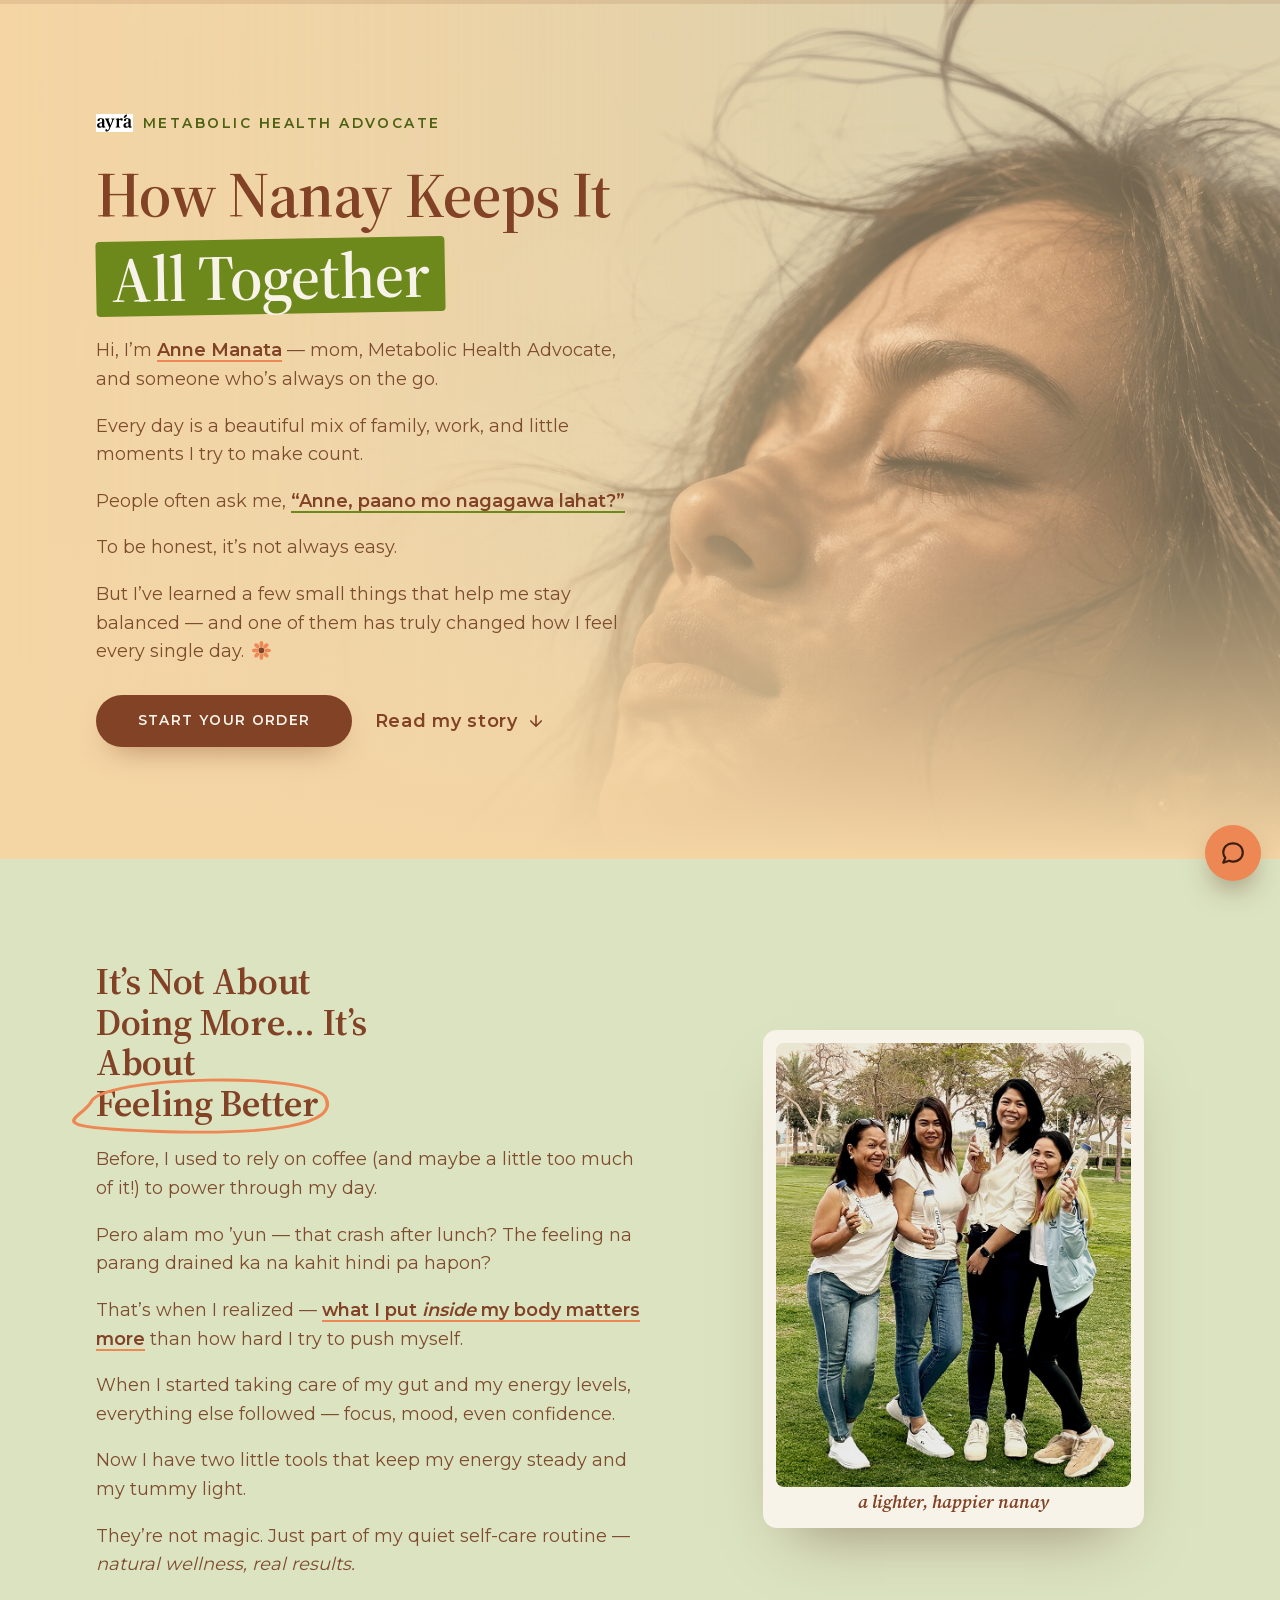
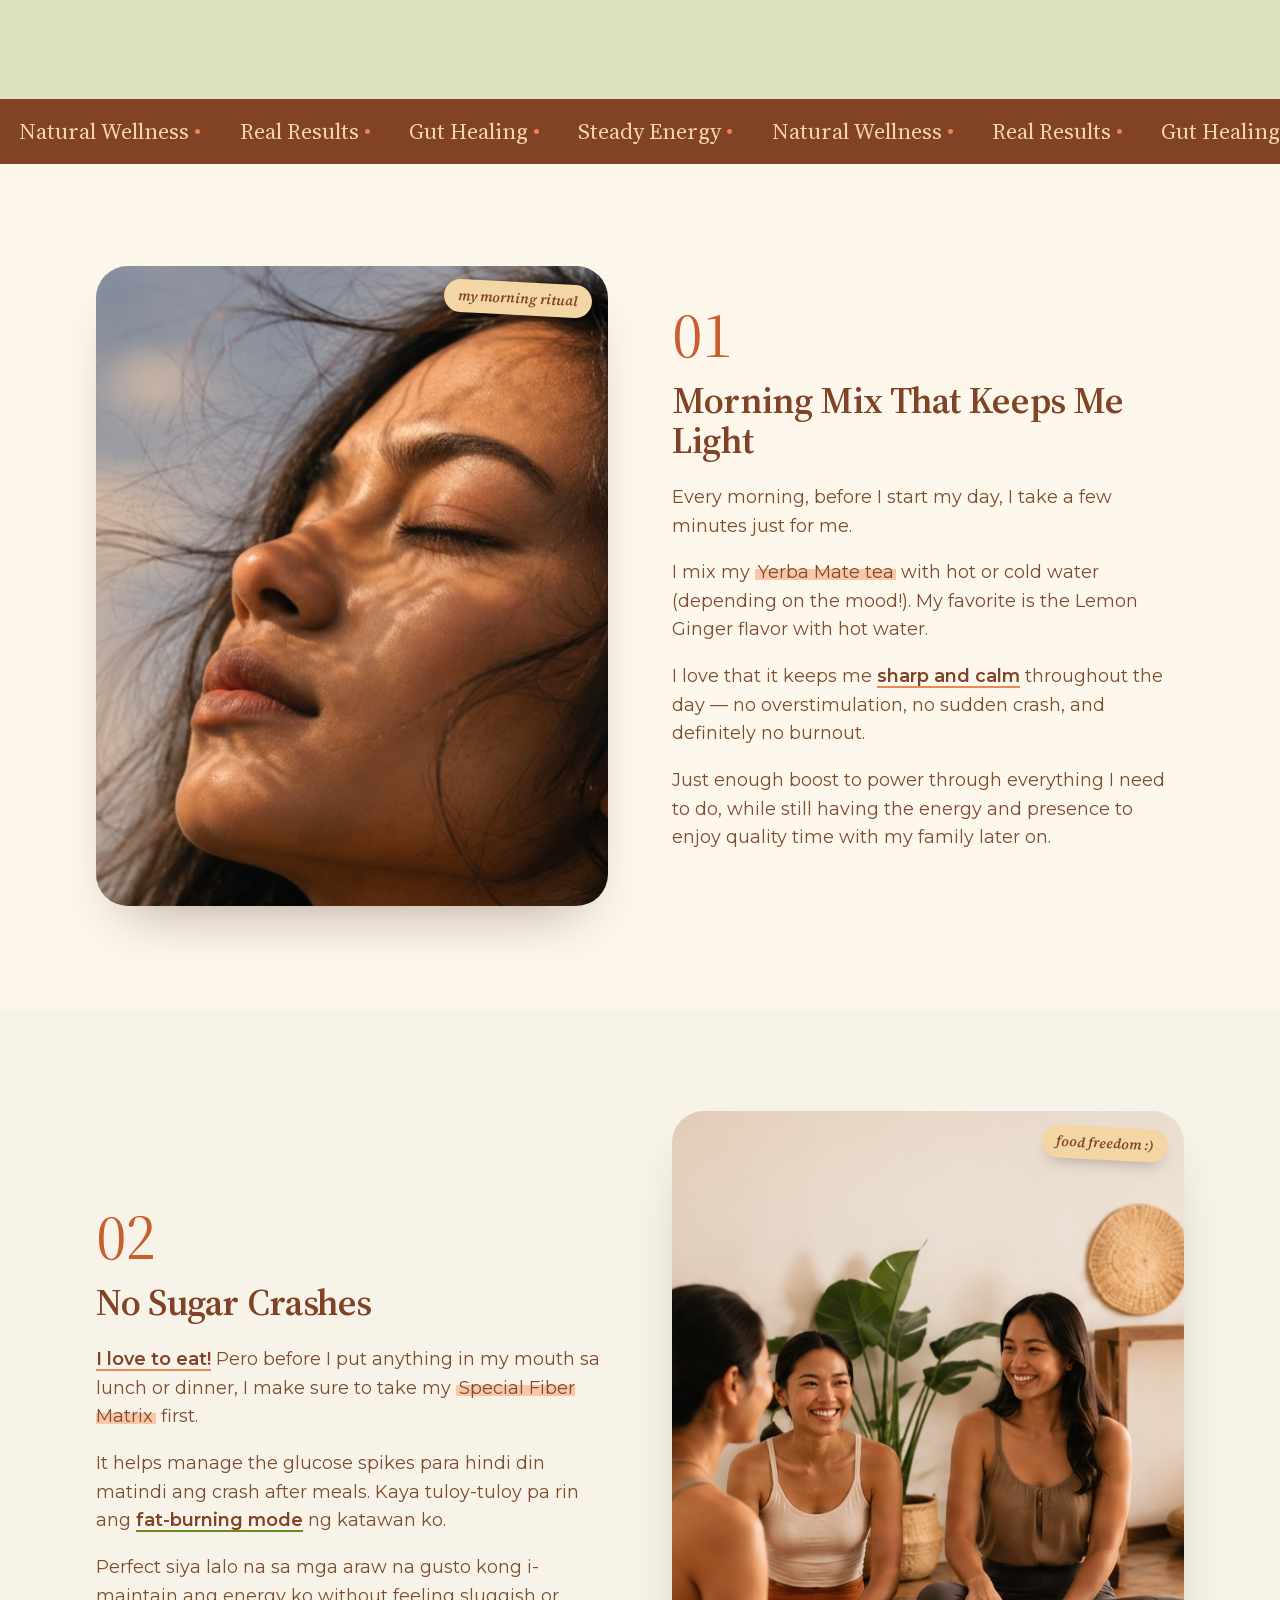
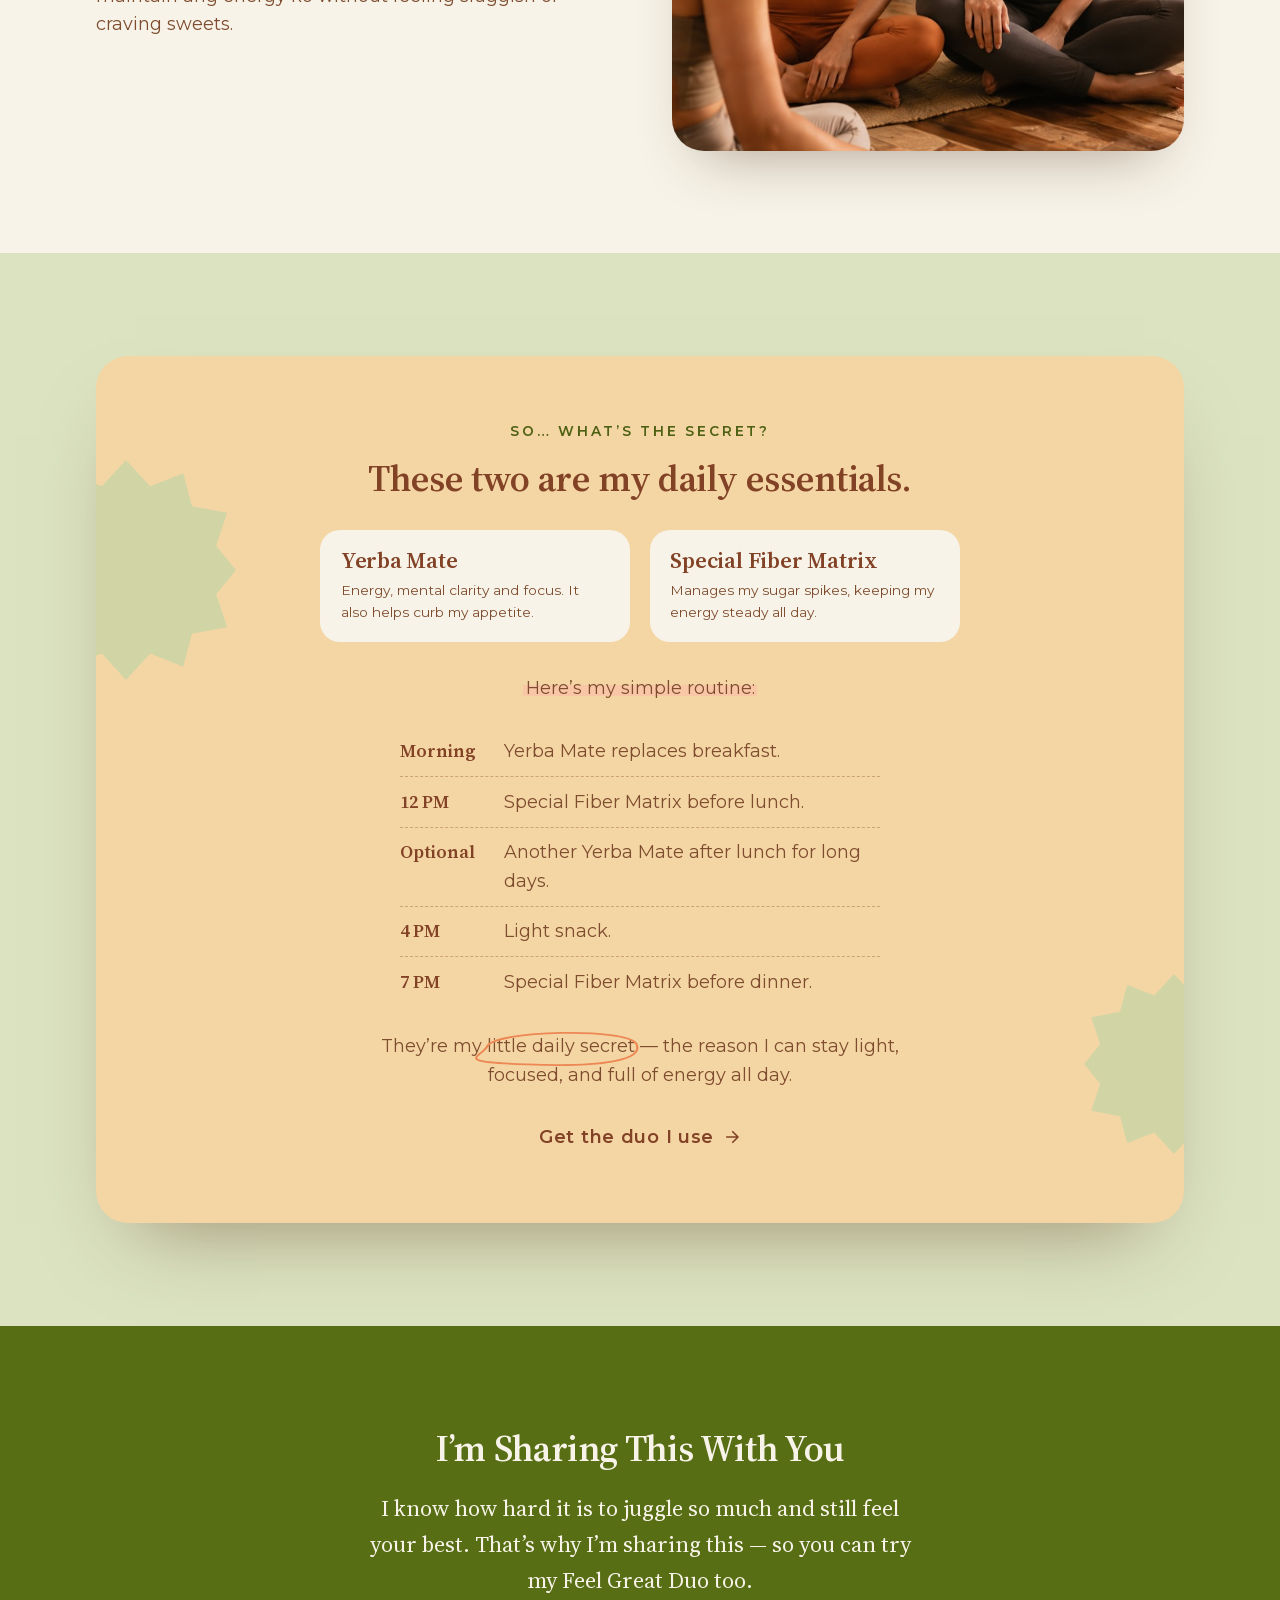
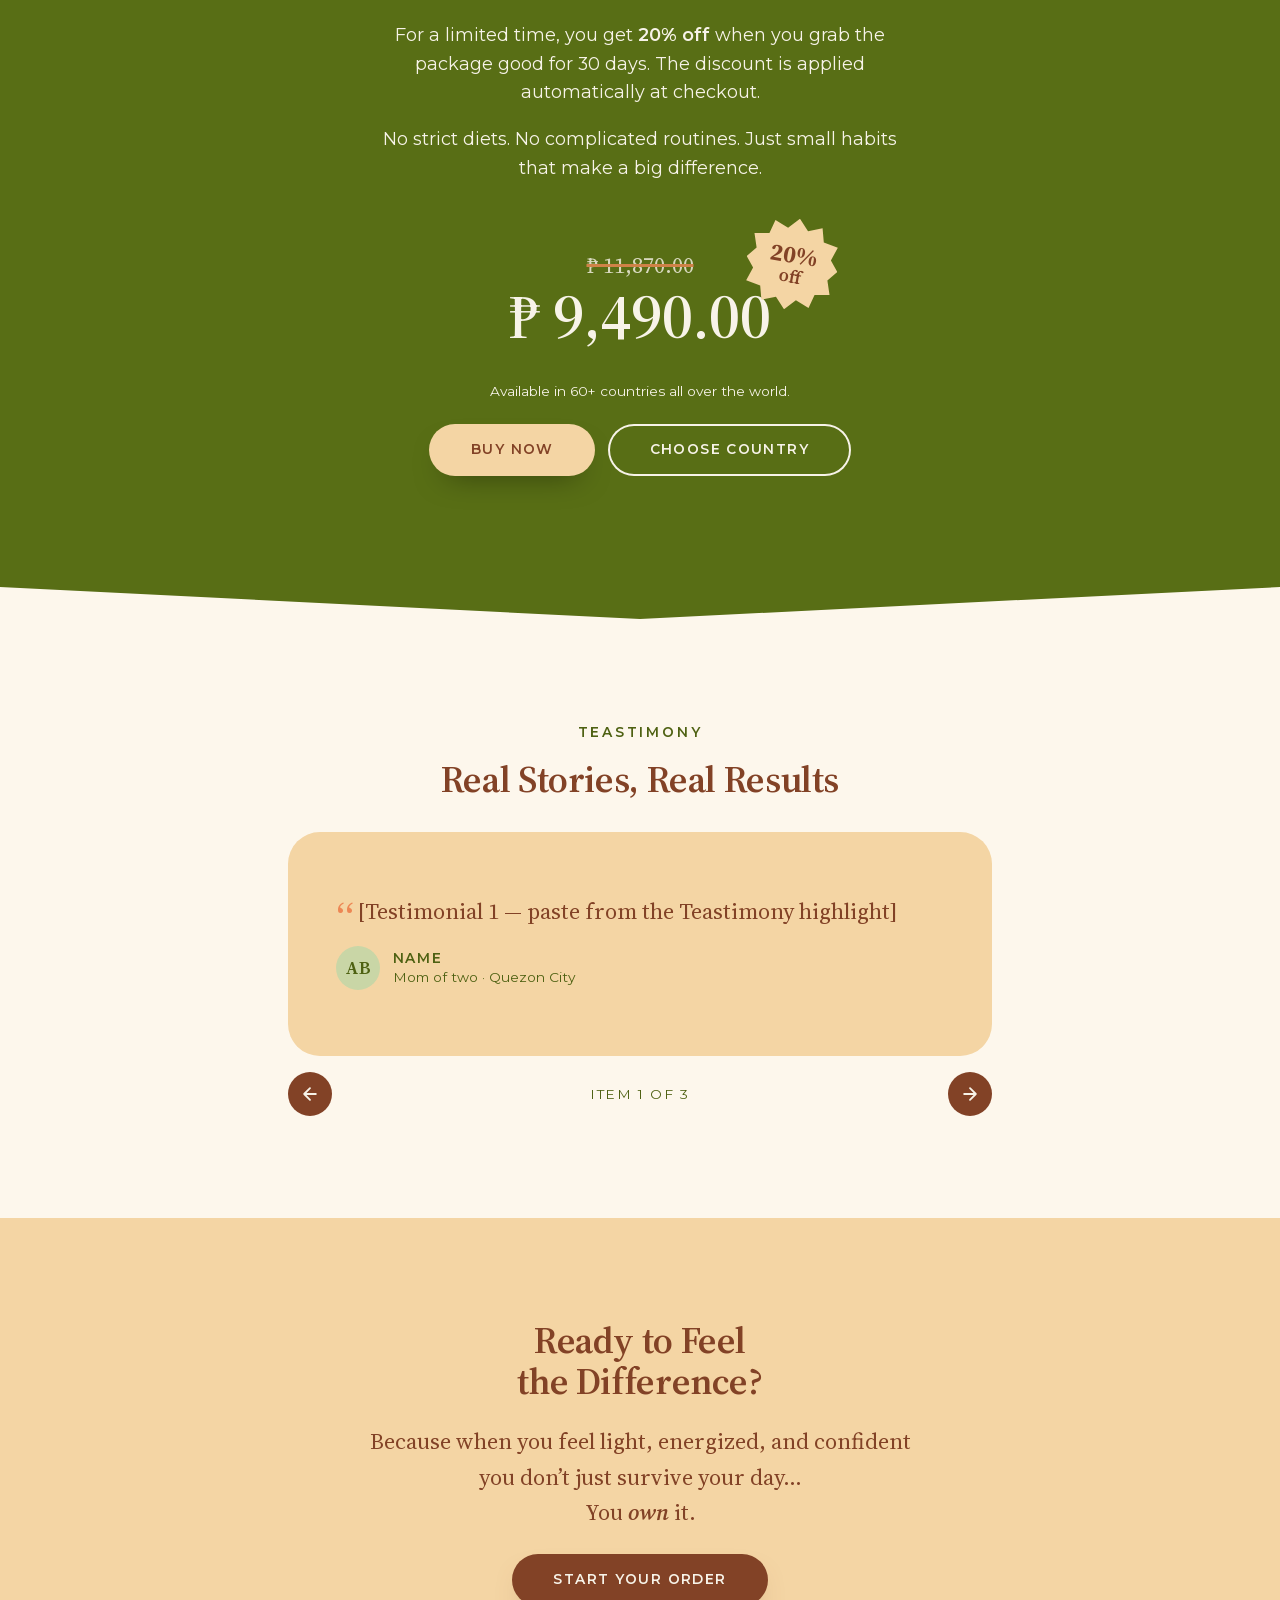
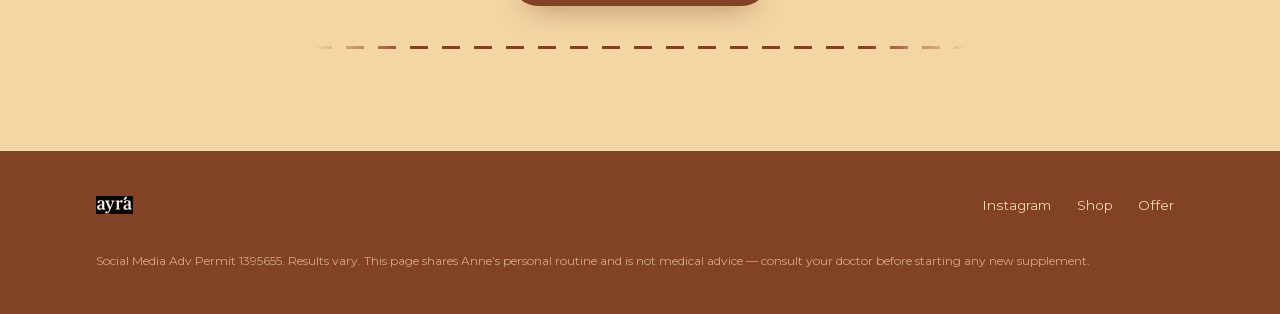
<file: anne/index.html>
<!doctype html>
<html lang="en">
<head>
<meta charset="utf-8">
<meta name="viewport" content="width=device-width, initial-scale=1">
<title>Feel Great with Anne | Natural Wellness, Real Results</title>
<meta name="description" content="How Anne Manata — mom and Metabolic Health Advocate at AYRA — stays light, focused and full of energy every day. Her simple two-step routine, shared with you.">
<meta property="og:title" content="Feel Great with Anne">
<meta property="og:description" content="Natural wellness. Real results. Anne's simple daily routine for steady energy and a lighter tummy.">
<link rel="stylesheet" href="../css/fonts.css">
<style>
/* ==========================================================================
   Feel Great with Anne — personal story / offer page

   Structure mirrors the reference (story → routine → offer → proof → CTA),
   dressed in the AYRA brand palette and type. Self-contained apart from the
   shared webfonts in ../css/fonts.css.

   PHOTOS: every <img data-swap> below is a stand-in from the main site.
   Replace with Anne's own photos (see the comment on each one).
   ========================================================================== */

:root {
  --rooted-earth:   #824226;
  --vitality-glow:  #ED8754;
  --golden-balance: #F4D5A4;
  --calm-ivory:     #F7F3E8;
  --living-green:   #6E891B;
  --green-deep:     #586E15;  /* Living Green deepened for text surfaces — ivory on it 5.2:1 */

  --ink-heading: var(--rooted-earth);
  --ink-body:    #7E4C2E;
  --ink-green:   #4E6112;
  --ink-glow:    #C85F2C;   /* large orange display text ~3.8:1 */
  --ink-dark:    #52301B;

  --cream:      #FDF7EC;
  --gold-soft:  #F7E3B9;
  --sage:       #DCE3C0;
  --sage-deep:  #C9D6A6;
  --peach:      #F5CFA0;
  --mark:       #F9C6A6;   /* highlighter */

  --font-display: "Publico Text", "Source Serif 4", "Iowan Old Style", Georgia, serif;
  --font-body:    "Gotham", "Montserrat", -apple-system, BlinkMacSystemFont, "Segoe UI", sans-serif;

  --step--1: clamp(0.78rem, 0.75rem + 0.15vw, 0.86rem);
  --step-0:  clamp(1.0rem, 0.95rem + 0.25vw, 1.12rem);
  --step-1:  clamp(1.15rem, 1.05rem + 0.45vw, 1.4rem);
  --step-2:  clamp(1.6rem, 1.3rem + 1.3vw, 2.4rem);
  --step-3:  clamp(2.3rem, 1.6rem + 3vw, 4.4rem);

  --r-md: 20px;
  --r-lg: 32px;
  --r-pill: 999px;
  --ease-out: cubic-bezier(0.22, 0.61, 0.36, 1);
  --dur: 280ms;
  --measure: 34rem;
}

*, *::before, *::after { box-sizing: border-box; }
html { scroll-behavior: smooth; -webkit-text-size-adjust: 100%; color-scheme: light; }
@media (prefers-reduced-motion: reduce) { html { scroll-behavior: auto; } *, *::before, *::after { transition-duration: 0.01ms !important; animation-duration: 0.01ms !important; } }
body {
  margin: 0;
  background: var(--calm-ivory);
  color: var(--ink-body);
  font-family: var(--font-body);
  font-size: var(--step-0);
  line-height: 1.6;
  overflow-x: hidden;
}
img { max-width: 100%; height: auto; display: block; }
a { color: inherit; }
h1, h2, h3 { font-family: var(--font-display); font-weight: 600; color: var(--ink-heading); line-height: 1.08; margin: 0 0 0.6em; letter-spacing: -0.01em; }
h1 { font-size: var(--step-3); }
h2 { font-size: var(--step-2); }
h3 { font-size: var(--step-1); }
p  { margin: 0 0 1em; max-width: var(--measure); }
em { font-style: italic; }

.wrap { width: min(100% - 2.5rem, 68rem); margin-inline: auto; }
.section { padding-block: clamp(3.5rem, 8vw, 7rem); position: relative; }

/* text accents ------------------------------------------------------------ */
.mark {
  background: linear-gradient(transparent 38%, var(--mark) 38%, var(--mark) 92%, transparent 92%);
  padding-inline: 0.15em;
  border-radius: 2px;
}
.mark--green { background-image: linear-gradient(transparent 38%, var(--sage-deep) 38%, var(--sage-deep) 92%, transparent 92%); }
.ul { text-decoration: underline; text-decoration-thickness: 2px; text-underline-offset: 0.2em; text-decoration-color: var(--vitality-glow); font-weight: 600; color: var(--ink-heading); }
.ul--green { text-decoration-color: var(--living-green); }
.circle {
  position: relative; display: inline-block; white-space: nowrap;
}
.circle svg {
  position: absolute; inset: -0.35em -0.55em; width: calc(100% + 1.1em); height: calc(100% + 0.7em);
  pointer-events: none; overflow: visible;
}
.circle svg path { fill: none; stroke: var(--vitality-glow); stroke-width: 2.6; stroke-linecap: round; }

.eyebrow {
  font-size: var(--step--1); letter-spacing: 0.2em; text-transform: uppercase; font-weight: 600;
  color: var(--ink-green); margin-bottom: 1rem;
}

/* focus + skip link ------------------------------------------------------- */
:focus-visible { outline: 3px solid var(--vitality-glow); outline-offset: 3px; border-radius: 4px; }
.skip { position: absolute; left: 1rem; top: -4rem; z-index: 100; background: var(--rooted-earth); color: var(--calm-ivory); padding: .7rem 1.2rem; border-radius: var(--r-pill); text-decoration: none; font-weight: 600; transition: top var(--dur) var(--ease-out); }
.skip:focus { top: 1rem; }

/* reading progress (storytelling pattern) ---------------------------------- */
.progress { position: fixed; inset: 0 0 auto 0; height: 4px; z-index: 60; background: rgba(130,66,38,.12); pointer-events: none; }
.progress i { display: block; height: 100%; width: 100%; background: var(--vitality-glow); transform: scaleX(0); transform-origin: left; }

/* buttons ----------------------------------------------------------------- */
.btn {
  display: inline-flex; align-items: center; justify-content: center; gap: 0.6em;
  min-height: 52px; padding: 0.9rem 2.6rem; border: 0; border-radius: var(--r-pill);
  font-family: var(--font-body); font-size: var(--step--1); font-weight: 600; letter-spacing: 0.1em; text-transform: uppercase;
  line-height: 1; cursor: pointer; text-decoration: none; touch-action: manipulation; -webkit-tap-highlight-color: transparent;
  transition: transform var(--dur) var(--ease-out), box-shadow var(--dur) var(--ease-out), background-color var(--dur) var(--ease-out);
}
.btn--earth { background: var(--rooted-earth); color: var(--calm-ivory); box-shadow: 0 14px 30px -16px rgba(130,66,38,.7); }
.btn--glow  { background: var(--vitality-glow); color: #3d1f10; box-shadow: 0 14px 30px -16px rgba(237,135,84,.8); }
.btn--ghost { background: transparent; color: var(--ink-heading); box-shadow: inset 0 0 0 2px var(--rooted-earth); }
.btn--gold  { background: var(--golden-balance); color: var(--ink-heading); box-shadow: 0 14px 30px -16px rgba(0,0,0,.5); }
.btn:hover  { transform: translateY(-2px); box-shadow: 0 18px 34px -16px rgba(130,66,38,.6); }
.btn:active { transform: translateY(0) scale(.98); }
.link-more { display: inline-flex; align-items: center; gap: .5em; min-height: 44px; font-weight: 600; color: var(--ink-heading); text-decoration: none; letter-spacing: .04em; }
.link-more svg { width: 18px; height: 18px; transition: transform var(--dur) var(--ease-out); }
.link-more:hover svg { transform: translateX(4px); }

/* ==========================================================================
   1. Hero
   ========================================================================== */
.hero {
  position: relative; min-height: 92svh; display: grid; align-items: center;
  background: var(--golden-balance); overflow: hidden; isolation: isolate;
}
.hero__photo {
  position: absolute; inset: 0; z-index: -1;
}
.hero__photo img {
  width: 100%; height: 100%; object-fit: cover; object-position: 75% 30%;
  filter: saturate(.75) contrast(.95); opacity: .55;
  mask-image: linear-gradient(90deg, transparent 0%, rgba(0,0,0,.35) 35%, #000 70%);
  -webkit-mask-image: linear-gradient(90deg, transparent 0%, rgba(0,0,0,.35) 35%, #000 70%);
}
.hero__photo::after {
  content: ""; position: absolute; inset: 0;
  background: linear-gradient(180deg, rgba(244,213,164,0) 60%, var(--golden-balance) 100%);
}
.hero__inner { padding-block: clamp(4rem, 10vw, 7rem); max-width: 40rem; }
.hero h1 { margin-bottom: 1.4rem; }
.hero h1 .band {
  display: inline-block; background: var(--living-green); color: var(--calm-ivory);
  padding: 0.05em 0.25em; margin-top: 0.15em; transform: rotate(-1deg); border-radius: 4px;
}
.hero p { font-size: var(--step-0); }
.hero .flower { display: inline-block; width: 1.05em; height: 1.05em; vertical-align: -0.15em; margin-left: .15em; }
.hero__cta { display: flex; flex-wrap: wrap; gap: .8rem 1.4rem; align-items: center; margin-top: 1.8rem; }

.brand-tag {
  display: inline-flex; align-items: center; gap: .6rem; margin-bottom: 1.6rem;
  font-size: var(--step--1); letter-spacing: .18em; text-transform: uppercase; font-weight: 600; color: var(--ink-green);
}
.brand-tag img { height: 1.1rem; width: auto; }

/* ==========================================================================
   2. Story — green panel
   ========================================================================== */
.story { background: var(--sage); }
.story .grid { display: grid; gap: clamp(2rem, 5vw, 5rem); grid-template-columns: 1.1fr 0.9fr; align-items: center; }
.story h2 { max-width: 16ch; }
.polaroid {
  background: var(--calm-ivory); padding: .8rem .8rem 2.6rem; border-radius: 14px;
  box-shadow: 0 30px 60px -30px rgba(82,48,27,.5); transform: rotate(2deg);
  position: relative;
}
.polaroid img { border-radius: 8px; aspect-ratio: 4/5; object-fit: cover; }
.polaroid figcaption { position: absolute; left: 0; right: 0; bottom: .7rem; text-align: center; font-family: var(--font-display); font-style: italic; color: var(--ink-heading); font-size: var(--step-0); }

/* ==========================================================================
   3. Marquee
   ========================================================================== */
.marquee { background: var(--rooted-earth); color: var(--golden-balance); overflow: hidden; padding: .9rem 0; font-family: var(--font-display); font-size: var(--step-1); }
.marquee__track { display: flex; gap: 0; width: max-content; animation: marquee 28s linear infinite; }
.marquee__track span { padding-inline: 1.2rem; white-space: nowrap; }
.marquee__track i { color: var(--vitality-glow); font-style: normal; }
@keyframes marquee { to { transform: translateX(-50%); } }
@media (prefers-reduced-motion: reduce) { .marquee__track { animation: none; } }

/* ==========================================================================
   4. Two habit sections
   ========================================================================== */
.habit { background: var(--cream); }
.habit + .habit { background: var(--calm-ivory); }
.habit .grid { display: grid; gap: clamp(2rem, 5vw, 5rem); grid-template-columns: 1fr 1fr; align-items: center; }
.habit .grid--flip .photo { order: 2; }
.photo { border-radius: var(--r-lg); overflow: hidden; box-shadow: 0 30px 60px -30px rgba(82,48,27,.45); position: relative; }
.photo img { aspect-ratio: 4/5; object-fit: cover; width: 100%; }
.photo .sticker {
  position: absolute; right: 1rem; top: 1rem; background: var(--golden-balance); color: var(--ink-heading);
  font-family: var(--font-display); font-style: italic; padding: .35rem .9rem; border-radius: var(--r-pill);
  font-size: var(--step--1); transform: rotate(3deg); box-shadow: 0 8px 16px -8px rgba(0,0,0,.3);
}
.habit .num {
  font-family: var(--font-display); color: var(--ink-glow); font-size: var(--step-3); line-height: 1; margin-bottom: .2em;
}

/* ==========================================================================
   5. Routine card
   ========================================================================== */
.routine { background: var(--sage); }
.routine__card {
  background: var(--golden-balance); border-radius: var(--r-lg); padding: clamp(2rem, 5vw, 4rem);
  position: relative; overflow: hidden; text-align: center;
  box-shadow: 0 40px 80px -40px rgba(82,48,27,.5);
}
.routine__card > * { position: relative; }
.routine__card p { margin-inline: auto; }
.burst {
  position: absolute; width: 220px; height: 220px; background: var(--sage-deep); opacity: .8;
  clip-path: polygon(50% 0%,61% 12%,76% 6%,80% 21%,96% 24%,91% 39%,100% 50%,91% 61%,96% 76%,80% 79%,76% 94%,61% 88%,50% 100%,39% 88%,24% 94%,20% 79%,4% 76%,9% 61%,0% 50%,9% 39%,4% 24%,20% 21%,24% 6%,39% 12%);
}
.burst--l { left: -80px; top: 12%; }
.burst--r { right: -80px; bottom: 8%; width: 180px; height: 180px; }
.duo { display: grid; grid-template-columns: 1fr 1fr; gap: 1.2rem; margin: 2rem auto; max-width: 40rem; text-align: left; }
.duo__item { background: var(--calm-ivory); border-radius: var(--r-md); padding: 1.2rem 1.3rem; }
.duo__item h3 { margin-bottom: .3em; }
.duo__item p { font-size: var(--step--1); margin: 0; line-height: 1.55; }
.timeline { list-style: none; padding: 0; margin: 1.5rem auto 0; max-width: 30rem; text-align: left; }
.timeline li { display: grid; grid-template-columns: 5.5rem 1fr; gap: 1rem; padding: .65rem 0; border-bottom: 1px dashed rgba(130,66,38,.35); }
.timeline li:last-child { border-bottom: 0; }
.timeline b { font-family: var(--font-display); color: var(--ink-heading); font-weight: 600; }
.routine__cta { margin-top: 1.6rem; }

/* ==========================================================================
   6. Offer
   ========================================================================== */
.offer { background: var(--green-deep); color: var(--calm-ivory); text-align: center; }
.offer h2, .offer h3 { color: var(--calm-ivory); }
.offer p { margin-inline: auto; color: var(--calm-ivory); }
.offer .lead { font-size: var(--step-1); font-family: var(--font-display); }
.price { position: relative; display: inline-block; margin: 1.5rem auto .5rem; padding: 1.5rem 3rem; }
.price__was { font-family: var(--font-display); font-size: var(--step-1); text-decoration: line-through; text-decoration-color: var(--vitality-glow); text-decoration-thickness: 3px; opacity: .8; }
.price__now { font-family: var(--font-display); font-size: var(--step-3); line-height: 1; font-weight: 600; }
.price__badge {
  position: absolute; right: -1.2rem; top: -.4rem; width: 92px; height: 92px; display: grid; place-items: center;
  background: var(--golden-balance); color: var(--ink-heading); font-family: var(--font-display); font-weight: 600; line-height: .95;
  transform: rotate(10deg);
  clip-path: polygon(50% 0%,61% 12%,76% 6%,80% 21%,96% 24%,91% 39%,100% 50%,91% 61%,96% 76%,80% 79%,76% 94%,61% 88%,50% 100%,39% 88%,24% 94%,20% 79%,4% 76%,9% 61%,0% 50%,9% 39%,4% 24%,20% 21%,24% 6%,39% 12%);
}
.price__badge b { font-size: 1.5rem; display: block; }
.offer .fine { font-size: var(--step--1); }
.cta-row { display: flex; gap: .8rem; justify-content: center; flex-wrap: wrap; margin-top: 1.4rem; }
.offer .btn--ghost { color: var(--calm-ivory); box-shadow: inset 0 0 0 2px var(--calm-ivory); }
.offer .btn--ghost:hover { background: rgba(255,255,255,.1); }

/* wavy divider between offer and proof */
.wave { display: block; width: 100%; height: 40px; }

/* ==========================================================================
   7. Proof — carousel
   ========================================================================== */
.proof { background: var(--cream); }
.proof h2 { text-align: center; }
.carousel { position: relative; max-width: 44rem; margin: 2rem auto 0; }
.carousel__viewport { overflow: hidden; border-radius: var(--r-lg); }
.carousel__track { display: flex; transition: transform 480ms var(--ease-out); }
.slide { flex: 0 0 100%; padding: clamp(1.5rem, 4vw, 3rem); background: var(--golden-balance); min-height: 14rem; display: grid; align-content: center; }
.slide blockquote { margin: 0; font-family: var(--font-display); font-size: var(--step-1); color: var(--ink-heading); line-height: 1.35; }
.slide__who { display: flex; align-items: center; gap: .8rem; margin-top: 1.2rem; }
.avatar { width: 44px; height: 44px; border-radius: 50%; background: var(--sage-deep); color: var(--ink-green); display: grid; place-items: center; font-family: var(--font-display); font-weight: 600; flex: none; overflow: hidden; }
.avatar img { width: 100%; height: 100%; object-fit: cover; }
.slide blockquote::before { content: "“"; color: var(--vitality-glow); font-size: 2em; line-height: 0; vertical-align: -0.35em; margin-right: .1em; }
.slide cite { display: block; font-style: normal; font-size: var(--step--1); line-height: 1.4; color: var(--ink-green); }
.slide cite b { display: block; letter-spacing: .12em; text-transform: uppercase; font-weight: 600; }
.carousel__nav { display: flex; justify-content: space-between; align-items: center; margin-top: 1rem; }
.carousel__btn { width: 44px; height: 44px; border-radius: 50%; border: 0; background: var(--rooted-earth); color: var(--calm-ivory); font-size: 1.2rem; cursor: pointer; display: grid; place-items: center; }
.carousel__btn:hover { background: var(--ink-dark); }
.carousel__btn svg { width: 20px; height: 20px; }
.carousel__count { font-size: var(--step--1); letter-spacing: .12em; text-transform: uppercase; color: var(--ink-green); }

/* ==========================================================================
   8. Final CTA + footer
   ========================================================================== */
.final { background: var(--golden-balance); text-align: center; }
.final p { margin-inline: auto; }
.final .lead { font-family: var(--font-display); font-size: var(--step-1); color: var(--ink-heading); }
.dashes { height: 10px; background: repeating-linear-gradient(90deg, var(--rooted-earth) 0 18px, transparent 18px 32px); mask-image: linear-gradient(90deg, transparent, #000 15%, #000 85%, transparent); -webkit-mask-image: linear-gradient(90deg, transparent, #000 15%, #000 85%, transparent); height: 3px; width: 60%; margin: 2.5rem auto 0; }

footer { background: var(--rooted-earth); color: var(--golden-balance); padding: 2rem 0; font-size: var(--step--1); }
footer .wrap { display: flex; flex-wrap: wrap; gap: 1rem; justify-content: space-between; align-items: center; }
footer a { color: var(--golden-balance); text-decoration: none; }
footer a:hover { color: var(--vitality-glow); }
footer img { height: 1.1rem; width: auto; opacity: .9; }
.footer__links { display: flex; gap: .4rem; }
.footer__links a { display: inline-flex; align-items: center; min-height: 44px; padding: 0 .6rem; }
.disclaimer { width: 100%; opacity: .7; font-size: .75rem; margin-top: .5rem; max-width: none; }

/* sticky offer bar (shows after the hero, hides while the offer is on screen) */
.bar {
  position: fixed; left: 0; right: 0; bottom: 0; z-index: 55;
  display: flex; align-items: center; justify-content: space-between; gap: 1rem;
  padding: .7rem max(1rem, env(safe-area-inset-right)) calc(.7rem + env(safe-area-inset-bottom)) max(1rem, env(safe-area-inset-left));
  background: var(--calm-ivory); border-top: 1px solid rgba(130,66,38,.18);
  box-shadow: 0 -12px 30px -18px rgba(82,48,27,.4);
  transform: translateY(110%); transition: transform 320ms var(--ease-out);
}
.bar.is-on { transform: none; }
.bar__price { display: flex; flex-direction: column; line-height: 1.15; }
.bar__price b { font-family: var(--font-display); font-size: var(--step-1); color: var(--ink-heading); }
.bar__price small { font-size: var(--step--1); color: var(--ink-green); font-weight: 600; letter-spacing: .06em; }
.bar .btn { min-height: 48px; padding-inline: 1.8rem; }
@media (min-width: 861px) { .bar { display: none; } }
body.has-bar .chat { bottom: calc(5.6rem + env(safe-area-inset-bottom)); }

/* floating chat bubble --------------------------------------------------- */
.chat {
  position: fixed; right: 1.2rem; bottom: calc(1.2rem + env(safe-area-inset-bottom)); z-index: 50; transition: bottom 320ms var(--ease-out), transform var(--dur) var(--ease-out);
  width: 56px; height: 56px; border-radius: 50%; background: var(--vitality-glow); color: #3d1f10;
  display: grid; place-items: center; text-decoration: none;
  box-shadow: 0 14px 30px -10px rgba(82,48,27,.6);
  transition: transform var(--dur) var(--ease-out);
}
.chat:hover { transform: translateY(-3px) scale(1.04); }
.chat:active { transform: scale(.96); }
.chat svg { width: 26px; height: 26px; }

/* reveal on scroll -------------------------------------------------------- */
.reveal { opacity: 0; transform: translateY(18px); transition: opacity 700ms var(--ease-out), transform 700ms var(--ease-out); }
.reveal.is-in { opacity: 1; transform: none; }
@media (prefers-reduced-motion: reduce) { .reveal { opacity: 1; transform: none; transition: none; } }

/* responsive ------------------------------------------------------------- */
@media (max-width: 860px) {
  .story .grid, .habit .grid { grid-template-columns: 1fr; }
  .habit .grid--flip .photo { order: 0; }
  .polaroid { max-width: 22rem; margin-inline: auto; }
  .photo img { aspect-ratio: 4/3; }
  .duo { grid-template-columns: 1fr; }
  .hero__photo img { mask-image: linear-gradient(180deg, transparent 0%, rgba(0,0,0,.6) 40%, #000 100%); -webkit-mask-image: linear-gradient(180deg, transparent 0%, rgba(0,0,0,.6) 40%, #000 100%); object-position: 60% 20%; opacity: .35; }
  .price__badge { right: -.5rem; width: 78px; height: 78px; }
  .price__badge b { font-size: 1.2rem; }
}
</style>
</head>
<body>
<a class="skip" href="#main">Skip to content</a>
<div class="progress" aria-hidden="true"><i id="progress"></i></div>

<!-- ======================================================================
     1. HERO
     ====================================================================== -->
<header class="hero" id="hero">
  <div class="hero__photo" aria-hidden="true">
    <!-- PHOTO: swap for a candid of Anne (mid-motion, smiling — like the reference). Landscape or square, ≥1600px wide. -->
    <img data-swap src="../assets/img/portrait-sunlit.jpg" alt="" width="1800" height="1931" fetchpriority="high">
  </div>
  <div class="wrap">
    <div class="hero__inner">
      <div class="brand-tag"><img src="../assets/brand/AYRA_Logo_Black.svg" alt="AYRA"> Metabolic Health Advocate</div>
      <h1>How Nanay <span style="white-space:nowrap">Keeps It</span><br><span class="band">All Together</span></h1>
      <p>Hi, I’m <a class="ul" href="https://www.instagram.com/anne.manata/" target="_blank" rel="noopener">Anne Manata</a> — mom, Metabolic Health Advocate, and someone who’s always on the go.</p>
      <p>Every day is a beautiful mix of family, work, and little moments I try to make count.</p>
      <p>People often ask me, <span class="ul ul--green">“Anne, paano mo nagagawa lahat?”</span></p>
      <p>To be honest, it’s not always easy.</p>
      <p>But I’ve learned a few small things that help me stay balanced — and one of them has truly changed how I feel every single day. <svg class="flower" viewBox="0 0 24 24" aria-hidden="true"><g fill="#ED8754"><ellipse cx="12" cy="4" rx="2.4" ry="4"/><ellipse cx="12" cy="20" rx="2.4" ry="4"/><ellipse cx="4" cy="12" rx="4" ry="2.4"/><ellipse cx="20" cy="12" rx="4" ry="2.4"/><ellipse cx="6.3" cy="6.3" rx="2.4" ry="4" transform="rotate(-45 6.3 6.3)"/><ellipse cx="17.7" cy="17.7" rx="2.4" ry="4" transform="rotate(-45 17.7 17.7)"/><ellipse cx="17.7" cy="6.3" rx="2.4" ry="4" transform="rotate(45 17.7 6.3)"/><ellipse cx="6.3" cy="17.7" rx="2.4" ry="4" transform="rotate(45 6.3 17.7)"/></g><circle cx="12" cy="12" r="3.6" fill="#824226"/></svg></p>
      <div class="hero__cta">
        <a class="btn btn--earth" href="#offer">Start Your Order</a>
        <a class="link-more" href="#story">Read my story <svg viewBox="0 0 24 24" fill="none" stroke="currentColor" stroke-width="2.2" stroke-linecap="round" stroke-linejoin="round" aria-hidden="true"><path d="M12 5v14M5 12l7 7 7-7"/></svg></a>
      </div>
    </div>
  </div>
</header>

<!-- ======================================================================
     2. STORY
     ====================================================================== -->
<main id="main">
<section class="section story" id="story">
  <div class="wrap grid">
    <div class="reveal">
      <h2>It’s Not About Doing More… It’s About <span class="circle">Feeling Better<svg viewBox="0 0 200 60" preserveAspectRatio="none"><path d="M12 30 C 20 6, 180 2, 190 26 S 150 60, 60 56 S 4 46, 12 30"/></svg></span></h2>
      <p>Before, I used to rely on coffee (and maybe a little too much of it!) to power through my day.</p>
      <p>Pero alam mo ’yun — that crash after lunch? The feeling na parang drained ka na kahit hindi pa hapon?</p>
      <p>That’s when I realized — <span class="ul">what I put <em>inside</em> my body matters more</span> than how hard I try to push myself.</p>
      <p>When I started taking care of my gut and my energy levels, everything else followed — focus, mood, even confidence.</p>
      <p>Now I have two little tools that keep my energy steady and my tummy light.</p>
      <p>They’re not magic. Just part of my quiet self-care routine — <em>natural wellness, real results.</em></p>
    </div>
    <figure class="polaroid reveal">
      <!-- PHOTO: Anne, relaxed portrait (park, home, or with her tea). Portrait 4:5. -->
      <img data-swap src="../assets/img/community-park.jpg" alt="Anne, relaxed and smiling outdoors" width="798" height="1409" loading="lazy" decoding="async">
      <figcaption>a lighter, happier nanay</figcaption>
    </figure>
  </div>
</section>

<!-- ======================================================================
     3. MARQUEE
     ====================================================================== -->
<div class="marquee" aria-hidden="true">
  <div class="marquee__track">
    <span>Natural Wellness <i>•</i></span><span>Real Results <i>•</i></span><span>Gut Healing <i>•</i></span><span>Steady Energy <i>•</i></span>
    <span>Natural Wellness <i>•</i></span><span>Real Results <i>•</i></span><span>Gut Healing <i>•</i></span><span>Steady Energy <i>•</i></span>
    <span>Natural Wellness <i>•</i></span><span>Real Results <i>•</i></span><span>Gut Healing <i>•</i></span><span>Steady Energy <i>•</i></span>
    <span>Natural Wellness <i>•</i></span><span>Real Results <i>•</i></span><span>Gut Healing <i>•</i></span><span>Steady Energy <i>•</i></span>
  </div>
</div>

<!-- ======================================================================
     4. HABIT 1 — Yerba Mate
     ====================================================================== -->
<section class="section habit">
  <div class="wrap grid">
    <div class="photo reveal">
      <!-- PHOTO: Anne holding her tea / mixing Unimate in the morning. -->
      <img data-swap src="../assets/img/reset.jpg" alt="Anne with her morning yerba mate tea" width="1200" height="675" loading="lazy" decoding="async">
      <span class="sticker">my morning ritual</span>
    </div>
    <div class="reveal">
      <div class="num">01</div>
      <h2>Morning Mix That Keeps Me Light</h2>
      <p>Every morning, before I start my day, I take a few minutes just for me.</p>
      <p>I mix my <span class="mark">Yerba Mate tea</span> with hot or cold water (depending on the mood!). My favorite is the Lemon Ginger flavor with hot water.</p>
      <p>I love that it keeps me <span class="ul">sharp and calm</span> throughout the day — no overstimulation, no sudden crash, and definitely no burnout.</p>
      <p>Just enough boost to power through everything I need to do, while still having the energy and presence to enjoy quality time with my family later on.</p>
    </div>
  </div>
</section>

<!-- ======================================================================
     5. HABIT 2 — Fiber Matrix
     ====================================================================== -->
<section class="section habit">
  <div class="wrap grid grid--flip">
    <div class="photo reveal">
      <!-- PHOTO: Anne at a meal with family/friends (the "I love to eat!" shot). -->
      <img data-swap src="../assets/img/community.jpg" alt="Anne enjoying a meal with family" width="1500" height="880" loading="lazy" decoding="async">
      <span class="sticker">food freedom :)</span>
    </div>
    <div class="reveal">
      <div class="num">02</div>
      <h2>No Sugar Crashes</h2>
      <p><span class="ul">I love to eat!</span> Pero before I put anything in my mouth sa lunch or dinner, I make sure to take my <span class="mark">Special Fiber Matrix</span> first.</p>
      <p>It helps manage the glucose spikes para hindi din matindi ang crash after meals. Kaya tuloy-tuloy pa rin ang <span class="ul ul--green">fat-burning mode</span> ng katawan ko.</p>
      <p>Perfect siya lalo na sa mga araw na gusto kong i-maintain ang energy ko without feeling sluggish or craving sweets.</p>
    </div>
  </div>
</section>

<!-- ======================================================================
     6. ROUTINE
     ====================================================================== -->
<section class="section routine">
  <div class="wrap">
    <div class="routine__card reveal">
      <div class="burst burst--l" aria-hidden="true"></div>
      <div class="burst burst--r" aria-hidden="true"></div>
      <div class="eyebrow">So… what’s the secret?</div>
      <h2>These two are my daily essentials.</h2>
      <div class="duo">
        <div class="duo__item">
          <h3>Yerba Mate</h3>
          <p>Energy, mental clarity and focus. It also helps curb my appetite.</p>
        </div>
        <div class="duo__item">
          <h3>Special Fiber Matrix</h3>
          <p>Manages my sugar spikes, keeping my energy steady all day.</p>
        </div>
      </div>
      <p><span class="mark">Here’s my simple routine:</span></p>
      <ul class="timeline">
        <li><b>Morning</b><span>Yerba Mate replaces breakfast.</span></li>
        <li><b>12 PM</b><span>Special Fiber Matrix before lunch.</span></li>
        <li><b>Optional</b><span>Another Yerba Mate after lunch for long days.</span></li>
        <li><b>4 PM</b><span>Light snack.</span></li>
        <li><b>7 PM</b><span>Special Fiber Matrix before dinner.</span></li>
      </ul>
      <p style="margin-top:1.6rem">They’re my <span class="circle">little daily secret<svg viewBox="0 0 200 60" preserveAspectRatio="none"><path d="M12 30 C 20 6, 180 2, 190 26 S 150 60, 60 56 S 4 46, 12 30"/></svg></span> — the reason I can stay light, focused, and full of energy all day.</p>
      <div class="routine__cta"><a class="link-more" href="#offer">Get the duo I use <svg viewBox="0 0 24 24" fill="none" stroke="currentColor" stroke-width="2.2" stroke-linecap="round" stroke-linejoin="round" aria-hidden="true"><path d="M5 12h14M13 5l7 7-7 7"/></svg></a></div>
    </div>
  </div>
</section>

<!-- ======================================================================
     7. OFFER
     ====================================================================== -->
<section class="section offer" id="offer">
  <div class="wrap">
    <h2 class="reveal">I’m Sharing This With You</h2>
    <p class="lead reveal">I know how hard it is to juggle so much and still feel your best. That’s why I’m sharing this — so you can try my Feel Great Duo too.</p>
    <p class="reveal">For a limited time, you get <strong>20% off</strong> when you grab the package good for 30 days. The discount is applied automatically at checkout.</p>
    <p class="reveal">No strict diets. No complicated routines. Just small habits that make a big difference.</p>

    <div class="price reveal">
      <div class="price__badge" aria-label="20 percent off"><span><b>20%</b>off</span></div>
      <div class="price__was">₱ 11,870.00</div>
      <div class="price__now">₱ 9,490.00</div>
    </div>
    <p class="fine">Available in 60+ countries all over the world.</p>

    <div class="cta-row reveal">
      <a class="btn btn--gold" href="https://ufeelgreat.com/c/857A57" target="_blank" rel="noopener">Buy Now</a>
      <a class="btn btn--ghost" href="https://ufeelgreat.com/c/857A57" target="_blank" rel="noopener">Choose Country</a>
    </div>
  </div>
</section>
<svg class="wave" viewBox="0 0 1200 40" preserveAspectRatio="none" aria-hidden="true" style="background:var(--cream)"><path d="M0 0 L1200 0 L1200 8 L600 40 L0 8 Z" fill="#586E15"/></svg>

<!-- ======================================================================
     8. PROOF
     ====================================================================== -->
<section class="section proof">
  <div class="wrap">
    <div class="eyebrow" style="text-align:center">Teastimony</div>
    <h2>Real Stories, Real Results</h2>
    <div class="carousel reveal" role="region" aria-roledescription="carousel" aria-label="Customer stories" tabindex="0">
      <div class="carousel__viewport">
        <div class="carousel__track" id="track">
          <!-- TESTIMONIALS: paste real ones from Anne's "Teastimony" highlight, in the customer's own words.
               Photo + name + role converts best; swap the initials <div class="avatar"> for <div class="avatar"><img src="…" alt=""></div> when you have a photo. -->
          <div class="slide" role="group" aria-roledescription="slide" aria-label="1 of 3">
            <blockquote>[Testimonial 1 — paste from the Teastimony highlight]</blockquote>
            <div class="slide__who"><div class="avatar" aria-hidden="true">AB</div><cite><b>Name</b>Mom of two · Quezon City</cite></div>
          </div>
          <div class="slide" role="group" aria-roledescription="slide" aria-label="2 of 3">
            <blockquote>[Testimonial 2]</blockquote>
            <div class="slide__who"><div class="avatar" aria-hidden="true">CD</div><cite><b>Name</b>Role · City</cite></div>
          </div>
          <div class="slide" role="group" aria-roledescription="slide" aria-label="3 of 3">
            <blockquote>[Testimonial 3]</blockquote>
            <div class="slide__who"><div class="avatar" aria-hidden="true">EF</div><cite><b>Name</b>Role · City</cite></div>
          </div>
        </div>
      </div>
      <div class="carousel__nav">
        <button class="carousel__btn" id="prev" aria-label="Previous story" type="button"><svg viewBox="0 0 24 24" fill="none" stroke="currentColor" stroke-width="2.2" stroke-linecap="round" stroke-linejoin="round" aria-hidden="true"><path d="M19 12H5M12 5l-7 7 7 7"/></svg></button>
        <span class="carousel__count" id="count" aria-live="polite">Item 1 of 3</span>
        <button class="carousel__btn" id="next" aria-label="Next story" type="button"><svg viewBox="0 0 24 24" fill="none" stroke="currentColor" stroke-width="2.2" stroke-linecap="round" stroke-linejoin="round" aria-hidden="true"><path d="M5 12h14M12 5l7 7-7 7"/></svg></button>
      </div>
    </div>
  </div>
</section>

<!-- ======================================================================
     9. FINAL CTA
     ====================================================================== -->
<section class="section final">
  <div class="wrap">
    <h2 class="reveal">Ready to Feel<br>the Difference?</h2>
    <p class="lead reveal">Because when you feel light, energized, and confident<br>you don’t just survive your day…<br>You <em>own</em> it.</p>
    <a class="btn btn--earth reveal" href="https://ufeelgreat.com/c/857A57" target="_blank" rel="noopener">Start Your Order</a>
    <div class="dashes" aria-hidden="true"></div>
  </div>
</section>
</main>

<footer>
  <div class="wrap">
    <a href="../index.html" aria-label="AYRA"><img src="../assets/brand/AYRA_Logo_White.svg" alt="AYRA"></a>
    <nav class="footer__links">
      <a href="https://www.instagram.com/anne.manata/" target="_blank" rel="noopener">Instagram</a>
      <a href="https://ufeelgreat.com/c/857A57" target="_blank" rel="noopener">Shop</a>
      <a href="#offer">Offer</a>
    </nav>
    <p class="disclaimer">Social Media Adv Permit 1395655. Results vary. This page shares Anne’s personal routine and is not medical advice — consult your doctor before starting any new supplement.</p>
  </div>
</footer>

<div class="bar" id="bar" aria-hidden="true">
  <div class="bar__price"><small>20% OFF · 30 DAYS</small><b>₱ 9,490.00</b></div>
  <a class="btn btn--glow" href="https://ufeelgreat.com/c/857A57" target="_blank" rel="noopener" tabindex="-1">Buy Now</a>
</div>

<a class="chat" href="https://ig.me/m/anne.manata" target="_blank" rel="noopener" aria-label="Message Anne on Instagram">
  <svg viewBox="0 0 24 24" fill="none" stroke="currentColor" stroke-width="2" stroke-linecap="round" stroke-linejoin="round"><path d="M21 11.5a8.4 8.4 0 0 1-9 8.4 8.6 8.6 0 0 1-3.6-.8L3 21l1.9-4.6A8.4 8.4 0 0 1 3 11.5a8.4 8.4 0 0 1 9-8.4 8.4 8.4 0 0 1 9 8.4z"/></svg>
</a>

<script>
  // Carousel
  (function () {
    const track = document.getElementById('track');
    const slides = track.children.length;
    const count = document.getElementById('count');
    let i = 0;
    const go = (n) => {
      i = (n + slides) % slides;
      track.style.transform = `translateX(-${i * 100}%)`;
      count.textContent = `Item ${i + 1} of ${slides}`;
    };
    document.getElementById('prev').addEventListener('click', () => go(i - 1));
    document.getElementById('next').addEventListener('click', () => go(i + 1));
    // keyboard: arrows when the carousel region has focus
    track.closest('.carousel').addEventListener('keydown', e => {
      if (e.key === 'ArrowLeft')  { e.preventDefault(); go(i - 1); }
      if (e.key === 'ArrowRight') { e.preventDefault(); go(i + 1); }
    });
    // swipe
    let x0 = null;
    track.addEventListener('touchstart', e => { x0 = e.touches[0].clientX; }, { passive: true });
    track.addEventListener('touchend', e => {
      if (x0 === null) return;
      const dx = e.changedTouches[0].clientX - x0;
      if (Math.abs(dx) > 40) go(dx < 0 ? i + 1 : i - 1);
      x0 = null;
    });
  })();

  // Reading progress
  (function () {
    const bar = document.getElementById('progress');
    let ticking = false;
    const update = () => {
      const max = document.documentElement.scrollHeight - window.innerHeight;
      bar.style.transform = `scaleX(${max > 0 ? Math.min(1, window.scrollY / max) : 0})`;
      ticking = false;
    };
    window.addEventListener('scroll', () => { if (!ticking) { requestAnimationFrame(update); ticking = true; } }, { passive: true });
    update();
  })();

  // Sticky offer bar: on after the hero scrolls away, off while the offer / final CTA is on screen
  (function () {
    const bar = document.getElementById('bar');
    if (!('IntersectionObserver' in window)) return;
    let heroGone = false; const visibleCtas = new Set();
    const sync = () => {
      const on = heroGone && visibleCtas.size === 0;
      bar.classList.toggle('is-on', on);
      bar.setAttribute('aria-hidden', String(!on));
      bar.querySelector('a').tabIndex = on ? 0 : -1;
      document.body.classList.toggle('has-bar', on && window.innerWidth <= 860);
    };
    new IntersectionObserver(([e]) => { heroGone = !e.isIntersecting; sync(); }, { threshold: 0.05 }).observe(document.getElementById('hero'));
    const cta = new IntersectionObserver((entries) => { entries.forEach(e => e.isIntersecting ? visibleCtas.add(e.target) : visibleCtas.delete(e.target)); sync(); }, { threshold: 0.1 });
    document.querySelectorAll('#offer, .final').forEach(el => cta.observe(el));
    window.addEventListener('resize', sync, { passive: true });
  })();

  // Reveal on scroll
  (function () {
    const els = document.querySelectorAll('.reveal');
    if (!('IntersectionObserver' in window)) { els.forEach(el => el.classList.add('is-in')); return; }
    const io = new IntersectionObserver((entries) => {
      entries.forEach(en => { if (en.isIntersecting) { en.target.classList.add('is-in'); io.unobserve(en.target); } });
    }, { threshold: 0.15 });
    els.forEach(el => io.observe(el));
  })();
</script>
</body>
</html>
</file>
<file: css/fonts.css>
/* ==========================================================================
   AYRA — self-hosted webfonts

   Generated by tools/fetch-fonts.py. Do not hand-edit; re-run the script.

   Montserrat and Source Serif 4 are both licensed under the SIL Open Font
   License 1.1 (see assets/fonts/OFL.txt), which permits self-hosting.
     Montserrat      https://fonts.google.com/specimen/Montserrat
     Source Serif 4  https://fonts.google.com/specimen/Source+Serif+4

   These stand in for the brand fonts (Publico Text Semibold / Gotham Book),
   which are commercially licensed. To swap the real fonts in, add their
   @font-face rules here and put them first in the --font-display and
   --font-body stacks in styles.css.
   ========================================================================== */

/* Montserrat — normal 300 600 */
@font-face {
  font-family: 'Montserrat';
  font-style: normal;
  font-weight: 300 600;
  font-display: swap;
  src: url('../assets/fonts/Montserrat-normal-latin-ext.woff2') format('woff2');
  unicode-range: U+0100-02BA, U+02BD-02C5, U+02C7-02CC, U+02CE-02D7, U+02DD-02FF, U+0304, U+0308, U+0329, U+1D00-1DBF, U+1E00-1E9F, U+1EF2-1EFF, U+2020, U+20A0-20AB, U+20AD-20C0, U+2113, U+2C60-2C7F, U+A720-A7FF;
}

/* Montserrat — normal 300 600 */
@font-face {
  font-family: 'Montserrat';
  font-style: normal;
  font-weight: 300 600;
  font-display: swap;
  src: url('../assets/fonts/Montserrat-normal-latin.woff2') format('woff2');
  unicode-range: U+0000-00FF, U+0131, U+0152-0153, U+02BB-02BC, U+02C6, U+02DA, U+02DC, U+0304, U+0308, U+0329, U+2000-206F, U+20AC, U+2122, U+2191, U+2193, U+2212, U+2215, U+FEFF, U+FFFD;
}

/* Source Serif 4 — italic 600 */
@font-face {
  font-family: 'Source Serif 4';
  font-style: italic;
  font-weight: 600;
  font-display: swap;
  src: url('../assets/fonts/SourceSerif4-italic-latin-ext.woff2') format('woff2');
  unicode-range: U+0100-02BA, U+02BD-02C5, U+02C7-02CC, U+02CE-02D7, U+02DD-02FF, U+0304, U+0308, U+0329, U+1D00-1DBF, U+1E00-1E9F, U+1EF2-1EFF, U+2020, U+20A0-20AB, U+20AD-20C0, U+2113, U+2C60-2C7F, U+A720-A7FF;
}

/* Source Serif 4 — italic 600 */
@font-face {
  font-family: 'Source Serif 4';
  font-style: italic;
  font-weight: 600;
  font-display: swap;
  src: url('../assets/fonts/SourceSerif4-italic-latin.woff2') format('woff2');
  unicode-range: U+0000-00FF, U+0131, U+0152-0153, U+02BB-02BC, U+02C6, U+02DA, U+02DC, U+0304, U+0308, U+0329, U+2000-206F, U+20AC, U+2122, U+2191, U+2193, U+2212, U+2215, U+FEFF, U+FFFD;
}

/* Source Serif 4 — normal 400 700 */
@font-face {
  font-family: 'Source Serif 4';
  font-style: normal;
  font-weight: 400 700;
  font-display: swap;
  src: url('../assets/fonts/SourceSerif4-normal-latin-ext.woff2') format('woff2');
  unicode-range: U+0100-02BA, U+02BD-02C5, U+02C7-02CC, U+02CE-02D7, U+02DD-02FF, U+0304, U+0308, U+0329, U+1D00-1DBF, U+1E00-1E9F, U+1EF2-1EFF, U+2020, U+20A0-20AB, U+20AD-20C0, U+2113, U+2C60-2C7F, U+A720-A7FF;
}

/* Source Serif 4 — normal 400 700 */
@font-face {
  font-family: 'Source Serif 4';
  font-style: normal;
  font-weight: 400 700;
  font-display: swap;
  src: url('../assets/fonts/SourceSerif4-normal-latin.woff2') format('woff2');
  unicode-range: U+0000-00FF, U+0131, U+0152-0153, U+02BB-02BC, U+02C6, U+02DA, U+02DC, U+0304, U+0308, U+0329, U+2000-206F, U+20AC, U+2122, U+2191, U+2193, U+2212, U+2215, U+FEFF, U+FFFD;
}
</file>
